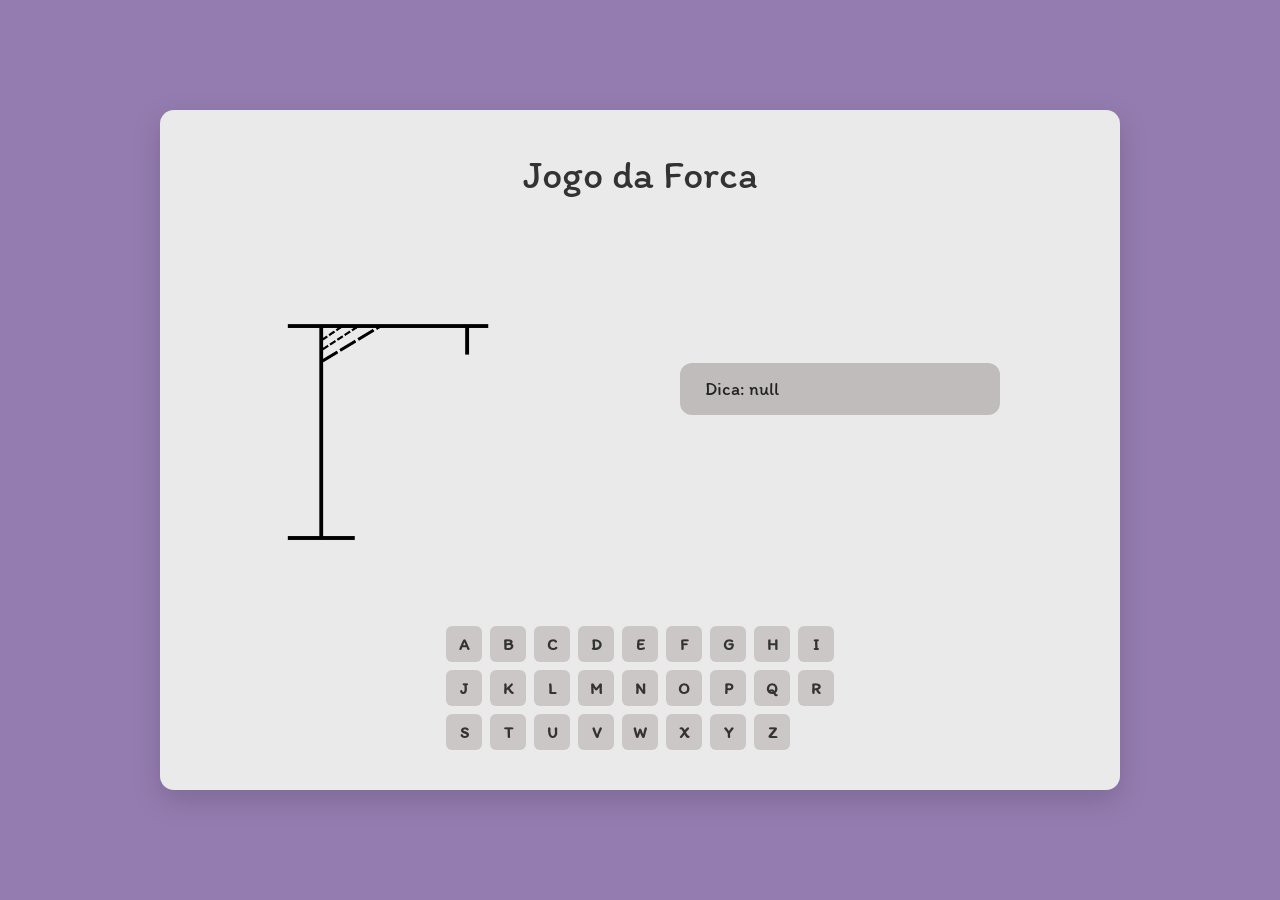
<file: index.html>
<!doctype html>
<html lang="pt-br">
  <head>
    <meta charset="UTF-8" />
    <meta name="viewport" content="width=device-width, initial-scale=1.0" />
    <link rel="preconnect" href="https://fonts.googleapis.com" />
    <link rel="preconnect" href="https://fonts.gstatic.com" crossorigin />
    <link href="https://fonts.googleapis.com/css2?family=Itim&display=swap" rel="stylesheet" />
    <link rel="stylesheet" href="css/style.css" />
    <link rel="icon" href="img/favico.ico" type="image/x-icon" />
    <title>Jogo da Forca - Comece a Jogar</title>
  </head>
  <body class="game-page">
    <main class="hangman-container">
      <div class="hangman-box">
        
        <h1>Jogo da Forca</h1>

        <div class="game-content">
          <div class="image-container">
            <img id="hangmanImage" src="img/forca0.png" alt="Imagem do Jogo da Forca" />
          </div>

          <div class="game-info">
            <div class="hint-box">
              <p id="subir"></p>
            </div>
            
            <div id="wordContainer" class="word-display"></div>
          </div>
        </div>

        <div id="keyboard-container">
          <div id="keyboard">
            
          </div>
        </div>

      </div>
    </main>
    <script src="js/index.js"></script>
  </body>
</html>
</file>
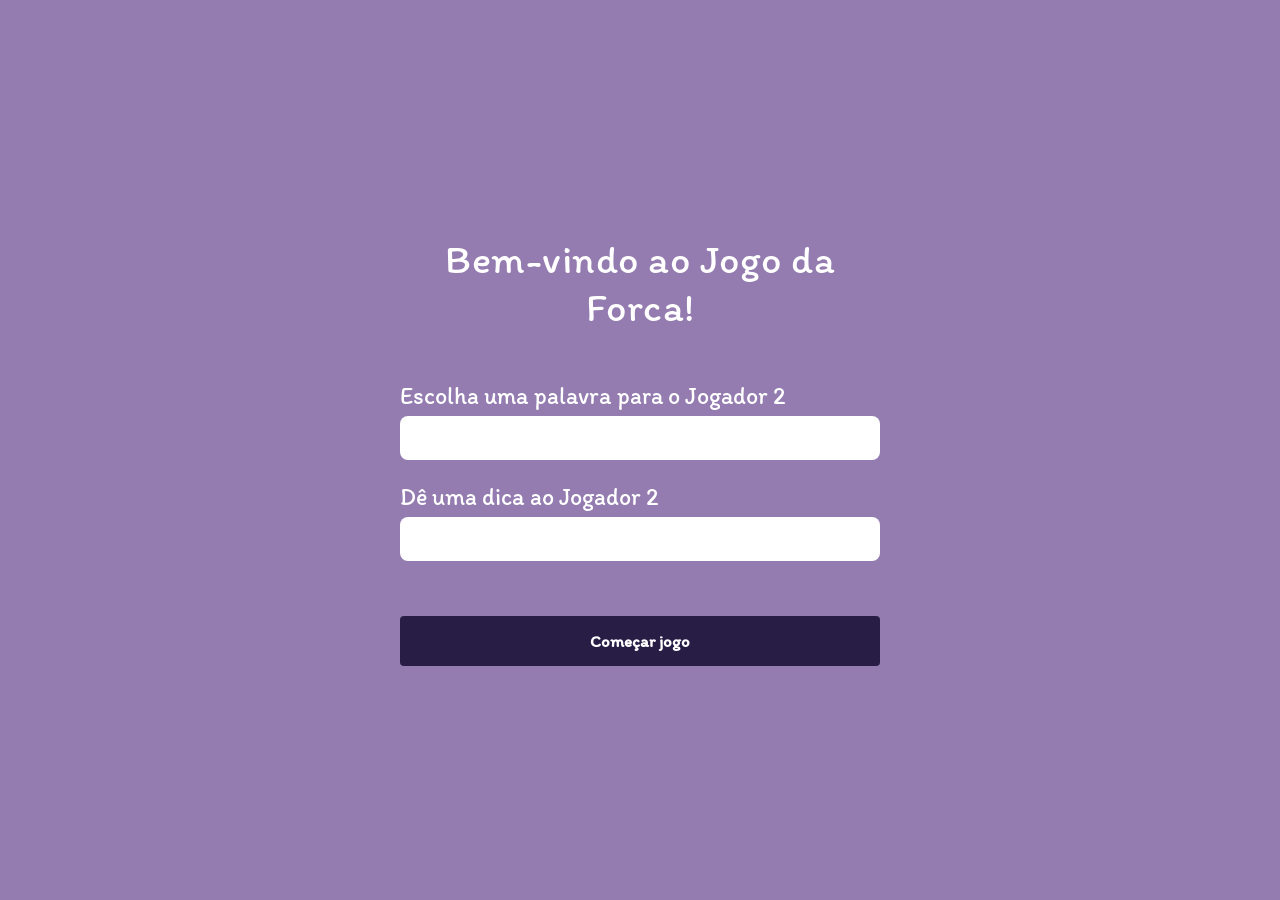
<file: word.html>
<!doctype html>
<html lang="pt-br">
  <head>
    <meta charset="UTF-8" />
    <meta name="viewport" content="width=device-width, initial-scale=1.0" />
    <link rel="preconnect" href="https://fonts.googleapis.com" />
    <link rel="preconnect" href="https://fonts.gstatic.com" crossorigin />
    <link
      href="https://fonts.googleapis.com/css2?family=Itim&display=swap"
      rel="stylesheet"
    />
    <link rel="stylesheet" href="css/style.css" />
    <link rel="icon" href="img/favico.ico" type="image/x-icon" />
    <title>Jogo da Forca - Escolha uma Palavra</title>
  </head>
  <body class="welcome-page">
    <main>
      <section class="game-form">
        <h1>Bem-vindo ao Jogo da Forca!</h1>
        
        <div class="word-input">
          <div class="input-group">
            <p>Escolha uma palavra para o Jogador 2</p>
            <input type="password" id="palavraInput" required />
          </div>

          <div class="input-group">
            <p>Dê uma dica ao Jogador 2</p>
            <input type="text" id="dicaInput" required />
          </div>
        </div>

        <button id="startGameButton">Começar jogo</button>
      </section>
    </main>

    <script src="js/word.js"></script>
  </body>
</html>
</file>
<file: css/style.css>
@import url(global.css);
@import url(hangman.css);
@import url(word.css);
@import url(result.css);
</file>
